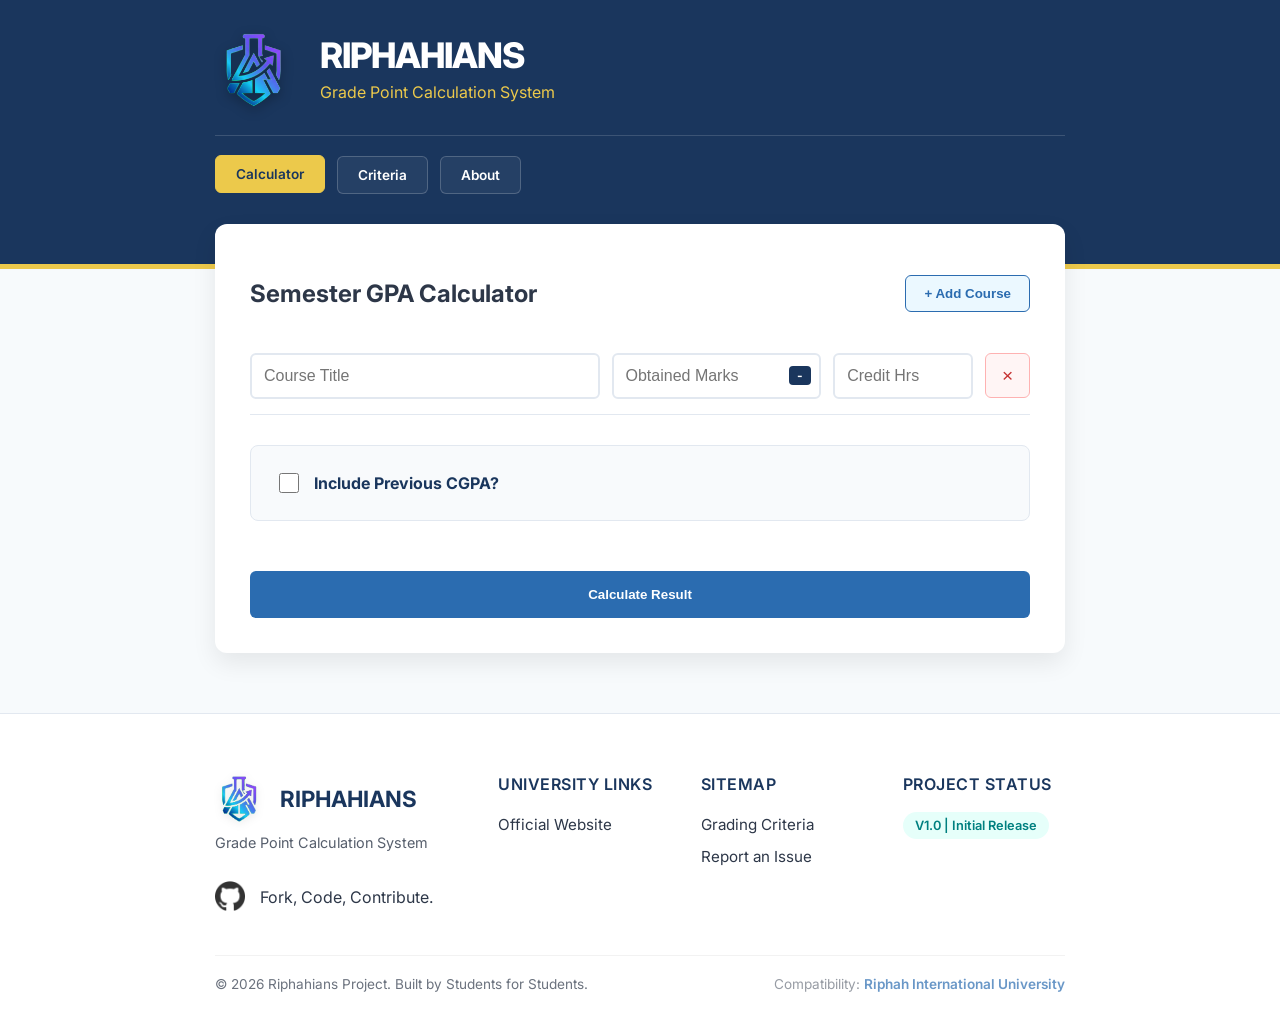
<file: index.html>
<!DOCTYPE html>
<html lang="en">
<head>
    <meta charset="UTF-8">
    <meta name="description" content="The official Riphahians GPA Portal. Calculate your SGPA and CGPA with our smart sliding-scale engine.">
    <meta name="keywords" content="Riphah, GPA Calculator, SGPA, CGPA, Riphah International University, Shabang, GPA Portal">
    <meta name="viewport" content="width=device-width, initial-scale=1.0">
    <title>Riphahians GPA Portal | Smart Calculation Engine</title>
    <link rel="shortcut icon" href="assets/img/logo/riphahians.ico" type="image/x-icon">
    <link rel="stylesheet" href="global.css">
    <link rel="stylesheet" href="css/style.css">
    <link href="https://fonts.googleapis.com/css2?family=Inter:wght@400;600;700&display=swap" rel="stylesheet">
</head>
<body>

<header>
    <div class="container header-flex">
        <div class="logo-wrap">
            <img src="assets/img/logo/riphahians.png" alt="University Logo" class="header-logo">
            <div class="header-text">
                <h1>Riphahians</h1>
                <p>Grade Point Calculation System</p>
            </div>
        </div>

        <nav class="nav-container">
            <a href="index.html" class="nav-btn active">Calculator</a>
            <a href="html/criteria.html" class="nav-btn">Criteria</a>
            <a href="html/about.html" class="nav-btn">About</a>
        </nav>
    </div>
</header>

    <main class="container">
        <section class="calculator-card">
            <div class="card-header">
                <h2>Semester GPA Calculator</h2>
                <button type="button" id="add-course" class="btn-secondary">+ Add Course</button>
            </div>
            
            <form id="gpa-form">
                <div id="course-list">
                    <div class="course-row">
                        <input type="text" placeholder="Course Title" class="input-name">
                        <div class="input-wrapper">
                            <input type="number" placeholder="Obtained Marks" class="input-marks" min="0" max="100" required>
                            <span class="live-grade">-</span>
                        </div>
                        <input type="number" placeholder="Credit Hrs" class="input-credits" min="1" max="6" required>
                        <button type="button" class="remove-btn" aria-label="Remove Course">&times;</button>
                    </div>
                </div>

                <div class="cgpa-section">
                    <label class="checkbox-container">
                        <input type="checkbox" id="include-cgpa"> 
                        <span>Include Previous CGPA?</span>
                    </label>
                    <div id="cgpa-inputs" class="hidden">
                        <input type="number" id="prev-cgpa" placeholder="Previous CGPA" step="0.01" min="0" max="4">
                        <input type="number" id="total-credits" placeholder="Total Credit Hrs Earned" min="0">
                    </div>
                </div>

                <button type="submit" class="btn-primary">Calculate Result</button>
            </form>
        </section>
    </main>

    <div id="result-modal" class="modal">
        <div class="modal-content">
            <h3>Calculation Summary</h3>
            <hr class="divider">
            <div class="result-grid">
                <div class="result-item">
                    <span>Semester GPA:</span>
                    <strong id="display-gpa">0.00</strong>
                </div>
                <div id="display-cgpa-container" class="result-item hidden">
                    <span>Cumulative GPA (CGPA):</span>
                    <strong id="display-cgpa">0.00</strong>
                </div>
            </div>
            <button id="close-modal" class="btn-primary">Dismiss</button>
        </div>
    </div>

    <script src="script.js"></script>

    <footer class="main-footer">
    <div class="container">
        <div class="footer-row">
            
            <div class="footer-brand">
                <div class="logo-wrap-footer">
                    <img src="assets/img/logo/riphahians.png" alt="Riphahians Logo" class="footer-logo">
                    <h4>Riphahians</h4>
                </div>
                <p class="footer-tagline">Grade Point Calculation System</p>
                <div class="developer-socials">
                    <!--<a href="#" aria-label="LinkedIn"></a>-->
                    <a href="https://github.com/maaviyah" target="_blank" class="social-link">
                    <img src="assets/img/social-btn/Github-logo.png" alt="GitHub" class="social-icon">
                </a>
                <p class="footer-paragraph">Fork, Code, Contribute.</p>
                </div>
            </div>

            <div class="footer-links">
                <h5>University Links</h5>
                <ul>
                    <li><a href="https://riphah.edu.pk" target="_blank">Official Website</a></li>
                    <!--<li><a href="#" target="_blank">Student Portal (RIU)</a></li>-->
                </ul>
            </div>

            <div class="footer-links">
                <h5>Sitemap</h5>
                <ul>
                    <li><a href="html/criteria.html">Grading Criteria</a></li>
                    <li><a href="html/about.html">Report an Issue</a></li>
                </ul>
            </div>

            <div class="footer-meta">
                <h5>Project Status</h5>
                <p>
                    <span class="status-badge">V1.0 | Initial Release</span>
                </p>
                <!--<p class="project-note">
                    Based on 2026 Academic Policy<br>
                    <a href="YOUR_GITHUB_REPO_URL" class="github-link">View Source Code</a>
                </p>-->
            </div>
        </div>

        <hr class="divider footer-divider">
        <div class="footer-bottom">
            <p>&copy; 2026 Riphahians Project. Built by Students for Students.</p>
            <p>
                <span style="opacity:0.7">Compatibility:</span> 
                <span class="compatibility-tag">Riphah International University</span>
            </p>
        </div>
    </div>
</footer>
</body>
</html>
</file>
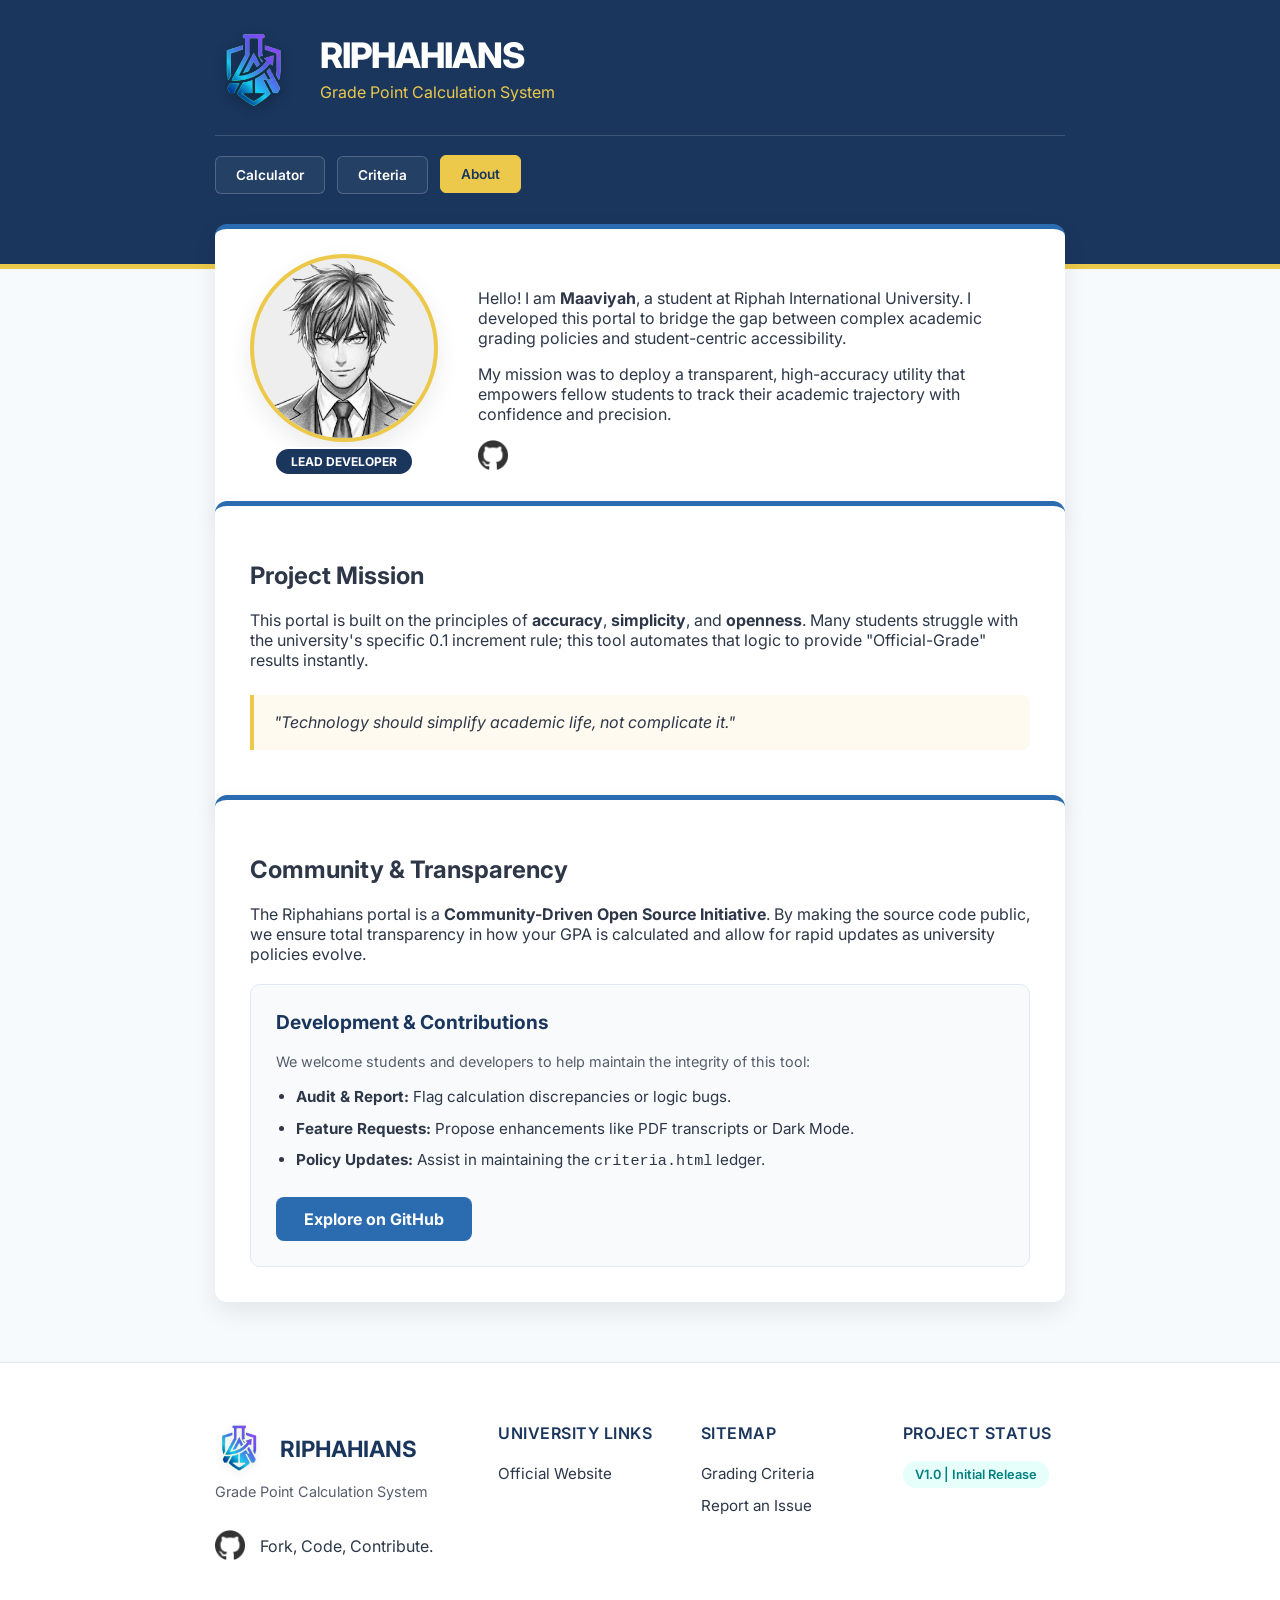
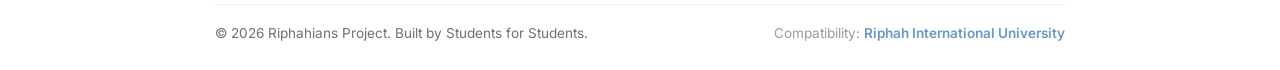
<file: html/about.html>
<!DOCTYPE html>
<html lang="en">
<head>
    <meta charset="UTF-8">
    <meta name="description" content="The official Riphahians GPA Portal. Calculate your SGPA and CGPA with our smart sliding-scale engine.">
    <meta name="keywords" content="Riphah, GPA Calculator, SGPA, CGPA, Riphah International University, Shabang, GPA Portal">
    <meta name="viewport" content="width=device-width, initial-scale=1.0">
    <title>About the Developer | The Riphahians Project</title>
    <link rel="shortcut icon" href="../assets/img/logo/riphahians.ico" type="image/x-icon">
    <link rel="stylesheet" href="../global.css">
    <link rel="stylesheet" href="../css/about.css">
    <link href="https://fonts.googleapis.com/css2?family=Inter:wght@400;600;700&display=swap" rel="stylesheet">
</head>
<body>

    <header>
    <div class="container header-flex">
        <div class="logo-wrap">
            <img src="../assets/img/logo/riphahians.png" alt="University Logo" class="header-logo">
            <div class="header-text">
                <h1>Riphahians</h1>
                <p>Grade Point Calculation System</p>
            </div>
        </div>

        <nav class="nav-container">
            <a href="../index.html" class="nav-btn">Calculator</a>
            <a href="criteria.html" class="nav-btn">Criteria</a>
            <a href="about.html" class="nav-btn active">About</a>
        </nav>
    </div>
</header>

    <main class="container">
        <section class="calculator-card profile-card">
    <div class="profile-layout">
        <div class="profile-image-wrapper">
            <div class="profile-dp">
                <img src="../assets/img/profile/lead-developer.png" alt="Developer Profile">
            </div>
            <span class="badge">Lead Developer</span>
        </div>

        <div class="profile-info">
            <!--<h2>The Developer</h2>-->
            <p>
                Hello! I am <strong>Maaviyah</strong>, a student at Riphah International University. I developed this portal to bridge the gap between complex academic grading policies and student-centric accessibility.
            </p>
            <p>
                My mission was to deploy a transparent, high-accuracy utility that empowers fellow students to track their academic trajectory with confidence and precision.
            </p>
            <!--<div class="social-links">
                <a href="YOUR_LINKEDIN_URL" class="btn-secondary">LinkedIn</a>
                <a href="YOUR_GITHUB_URL" class="btn-secondary">GitHub</a>
            </div>-->
            <div class="developer-socials">
                <a href="https://github.com/maaviyah" target="_blank" class="social-link">
                    <img src="../assets/img/social-btn/Github-logo.png" alt="GitHub" class="social-icon">
                </a>

                <!--<a href="https://linkedin.com/in/your-username" target="_blank" class="social-link">
                    <img src="assets/img/social-btns/Linkedin-logo.png" alt="LinkedIn" class="social-icon">-->
                </a>
            </div>
        </div>
    </div>
</section>

        <section class="calculator-card card-top">
            <h2>Project Mission</h2>
            <p>
                This portal is built on the principles of <strong>accuracy</strong>, <strong>simplicity</strong>, and <strong>openness</strong>. 
                Many students struggle with the university's specific 0.1 increment rule; this tool automates that 
                logic to provide "Official-Grade" results instantly.
            </p>
            <blockquote>
                "Technology should simplify academic life, not complicate it."
            </blockquote>
        </section>

        <section class="calculator-card card-top">
    <h2>Community & Transparency</h2>
    <p>
        The Riphahians portal is a <strong>Community-Driven Open Source Initiative</strong>. By making the source code public, we ensure total transparency in how your GPA is calculated and allow for rapid updates as university policies evolve.
    </p>

    <div class="contribution-box">
        <h3>Development & Contributions</h3>
        <p style="font-size: 0.9rem; margin-bottom: 15px; color: var(--text-dark); opacity: 0.8;">
            We welcome students and developers to help maintain the integrity of this tool:
        </p>
        <ul>
            <li><strong>Audit & Report:</strong> Flag calculation discrepancies or logic bugs.</li>
            <li><strong>Feature Requests:</strong> Propose enhancements like PDF transcripts or Dark Mode.</li>
            <li><strong>Policy Updates:</strong> Assist in maintaining the <code>criteria.html</code> ledger.</li>
        </ul>
        <a href="https://github.com/maaviyah/riphah-gpa-portal" class="btn-primary" style="display:inline-block; width:auto; padding: 12px 28px;">
            Explore on GitHub
        </a>
    </div>
</section>
    </main>

    <footer class="main-footer">
    <div class="container">
        <div class="footer-row">
            
            <div class="footer-brand">
                <div class="logo-wrap-footer">
                    <img src="../assets/img/logo/riphahians.png" alt="Riphahians Logo" class="footer-logo">
                    <h4>Riphahians</h4>
                </div>
                <p class="footer-tagline">Grade Point Calculation System</p>
                <div class="developer-socials">
                    <!--<a href="#" aria-label="LinkedIn"></a>-->
                    <a href="https://github.com/maaviyah" target="_blank" class="social-link">
                    <img src="../assets/img/social-btn/Github-logo.png" alt="GitHub" class="social-icon">
                </a>
                <p class="footer-paragraph">Fork, Code, Contribute.</p>
                </div>
            </div>

            <div class="footer-links">
                <h5>University Links</h5>
                <ul>
                    <li><a href="https://riphah.edu.pk" target="_blank">Official Website</a></li>
                    <!--<li><a href="#" target="_blank">Student Portal (RIU)</a></li>-->
                </ul>
            </div>

            <div class="footer-links">
                <h5>Sitemap</h5>
                <ul>
                    <li><a href="criteria.html">Grading Criteria</a></li>
                    <li><a href="about.html">Report an Issue</a></li>
                </ul>
            </div>

            <div class="footer-meta">
                <h5>Project Status</h5>
                <p>
                    <span class="status-badge">V1.0 | Initial Release</span>
                </p>
                <!--<p class="project-note">
                    Based on 2026 Academic Policy<br>
                    <a href="YOUR_GITHUB_REPO_URL" class="github-link">View Source Code</a>
                </p>-->
            </div>
        </div>

        <hr class="divider footer-divider">
        <div class="footer-bottom">
            <p>&copy; 2026 Riphahians Project. Built by Students for Students.</p>
            <p>
                <span style="opacity:0.7">Compatibility:</span> 
                <span class="compatibility-tag">Riphah International University</span>
            </p>
        </div>
    </div>
</footer>
</body>
</html>
</file>
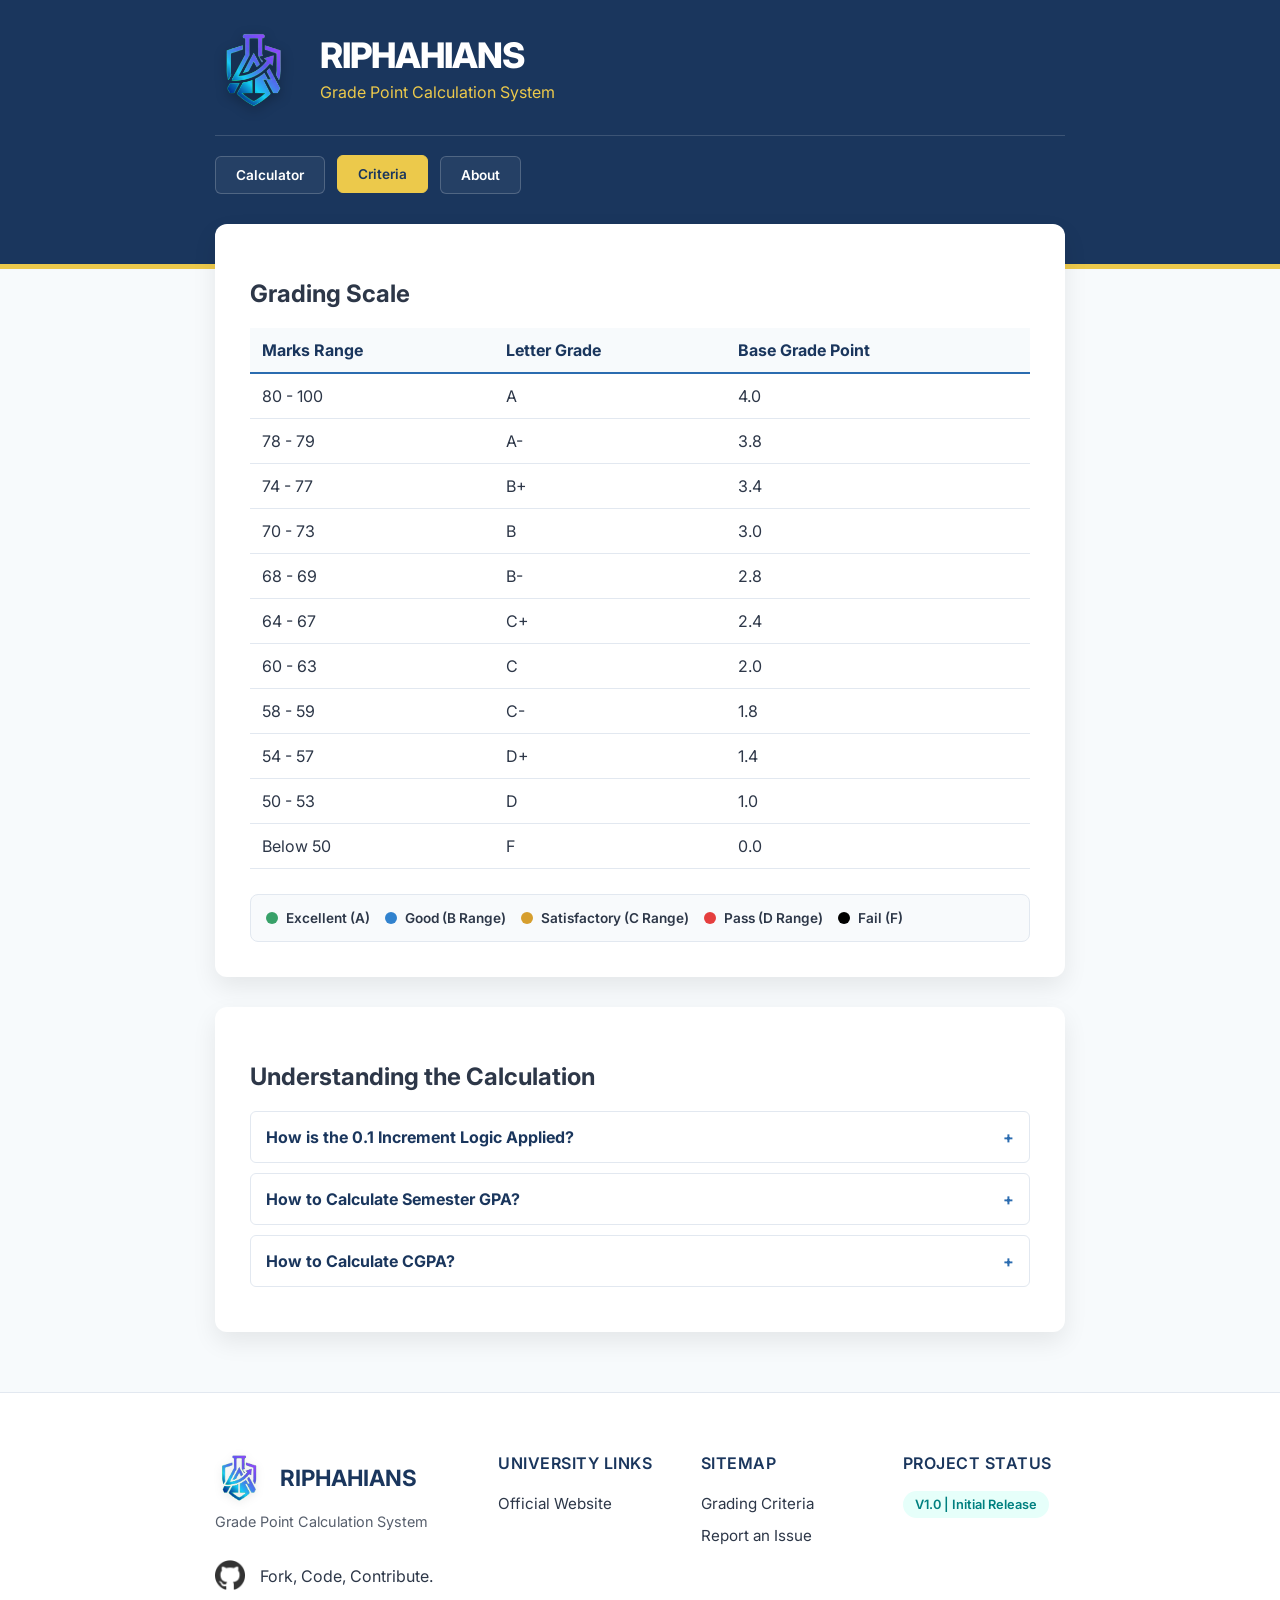
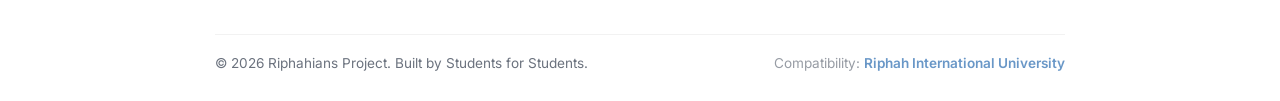
<file: html/criteria.html>
<!DOCTYPE html>
<html lang="en">
<head>
    <meta charset="UTF-8">
    <meta name="description" content="The official Riphahians GPA Portal. Calculate your SGPA and CGPA with our smart sliding-scale engine.">
    <meta name="keywords" content="Riphah, GPA Calculator, SGPA, CGPA, Riphah International University, Shabang, GPA Portal">
    <meta name="viewport" content="width=device-width, initial-scale=1.0">
    <title>How It's Calculated | Riphahians Portal</title>
    <link rel="shortcut icon" href="../assets/img/logo/riphahians.ico" type="image/x-icon">
    <link rel="stylesheet" href="../global.css">
    <link rel="stylesheet" href="../css/criteria.css">
    <link href="https://fonts.googleapis.com/css2?family=Inter:wght@400;600;700&display=swap" rel="stylesheet">
</head>
<body>

    <header>
    <div class="container header-flex">
        <div class="logo-wrap">
            <img src="../assets/img/logo/riphahians.png" alt="University Logo" class="header-logo">
            <div class="header-text">
                <h1>Riphahians</h1>
                <p>Grade Point Calculation System</p>
            </div>
        </div>

        <nav class="nav-container">
            <a href="../index.html" class="nav-btn">Calculator</a>
            <a href="criteria.html" class="nav-btn active">Criteria</a>
            <a href="about.html" class="nav-btn">About</a>
        </nav>
    </div>
</header>

    <main class="container">
        <section class="calculator-card">
            <h2>Grading Scale</h2>
            <div class="table-responsive">
                <table class="grading-table">
                    <thead>
                        <tr>
                            <th>Marks Range</th>
                            <th>Letter Grade</th>
                            <th>Base Grade Point</th>
                        </tr>
                    </thead>
                    <tbody>
                        <tr><td>80 - 100</td><td>A</td><td>4.0</td></tr>
                        <tr><td>78 - 79</td><td>A-</td><td>3.8</td></tr>
                        <tr><td>74 - 77</td><td>B+</td><td>3.4</td></tr>
                        <tr><td>70 - 73</td><td>B</td><td>3.0</td></tr>
                        <tr><td>68 - 69</td><td>B-</td><td>2.8</td></tr>
                        <tr><td>64 - 67</td><td>C+</td><td>2.4</td></tr>
                        <tr><td>60 - 63</td><td>C</td><td>2.0</td></tr>
                        <tr><td>58 - 59</td><td>C-</td><td>1.8</td></tr>
                        <tr><td>54 - 57</td><td>D+</td><td>1.4</td></tr>
                        <tr><td>50 - 53</td><td>D</td><td>1.0</td></tr>
                        <tr><td>Below 50</td><td>F</td><td>0.0</td></tr>
                    </tbody>
                </table>
            </div>

            <div class="legend-box">
                <div class="legend-item"><span class="dot a"></span> Excellent (A)</div>
                <div class="legend-item"><span class="dot b"></span> Good (B Range)</div>
                <div class="legend-item"><span class="dot c"></span> Satisfactory (C Range)</div>
                <div class="legend-item"><span class="dot d"></span> Pass (D Range)</div>
                <div class="legend-item"><span class="dot f"></span> Fail (F)</div>
            </div>
        </section>

        <section class="calculator-card" style="margin-top: 20px;">
            <h2>Understanding the Calculation</h2>
            
            <details class="guide-detail">
                <summary>How is the 0.1 Increment Logic Applied?</summary>
                <div class="guide-content">
                    <p>The University uses a <strong>Linear Scaling System</strong> within grade bands. This ensures that every single mark you earn above the minimum threshold is rewarded.</p>
                    <blockquote>
                        <strong>The Statement:</strong> "To be increased by 0.1 for every 1 score above the minimum for the letter grade band."
                    </blockquote>
                    <p><strong>Example:</strong> The "B" band starts at 70 marks with a 3.0 GP.</p>
                    <ul>
                        <li>If you get <strong>70</strong>, your GP is <strong>3.0</strong>.</li>
                        <li>If you get <strong>71</strong>, your GP is <strong>3.1</strong> (3.0 + 0.1).</li>
                        <li>If you get <strong>73</strong>, your GP is <strong>3.3</strong> (3.0 + 0.3).</li>
                    </ul>
                </div>
            </details>

            <details class="guide-detail">
    <summary>How to Calculate Semester GPA?</summary>
    <div class="guide-content">
        <p>
            The <strong>Semester Grade Point Average (GPA)</strong> represents your academic performance for a single term. It is calculated by taking the "Weight" of each course into account. 
        </p>
        
        <p>
            To find your GPA, you first determine the <strong>Quality Points</strong> for each course by multiplying the Grade Point (based on your marks) by the Credit Hours of that course. You then sum these points and divide by the total number of credits taken during the semester.
        </p>

        <div class="formula-box">
            <p style="text-align: center; font-weight: 700; color: var(--primary-blue); margin-bottom: 10px;">
                Semester GPA Formula:
            </p>
            <code style="display: block; background: #f1f5f9; padding: 15px; border-radius: 6px; text-align: center; border: 1px solid var(--border-color); font-size: 1.1rem;">
                GPA = Σ (Grade Points × Credit Hours) / Total Semester Credit Hours
            </code>
        </div>

        <div class="example-box" style="background: #f8fafc; padding: 15px; border-radius: 6px; border: 1px solid var(--border-color); font-size: 0.9rem;">
            <p><strong>Quick Calculation Example:</strong></p>
            <ul style="margin: 5px 0; padding-left: 20px;">
                <li>Course A (3 Credits): 4.0 GP → 12.0 Points</li>
                <li>Course B (2 Credits): 3.0 GP → 6.0 Points</li>
                <li><strong>Total:</strong> 18.0 Points / 5 Credits = <strong>3.60 GPA</strong></li>
            </ul>
        </div>
    </div>
</details>

            <details class="guide-detail">
    <summary>How to Calculate CGPA?</summary>
    <div class="guide-content">
        <p>
            The <strong>Cumulative Grade Point Average (CGPA)</strong> is the official measurement of your overall academic standing across all semesters. 
            A common misconception is that CGPA is calculated by averaging your semester GPAs (e.g., $(GPA1 + GPA2) / 2$). <strong>This is incorrect</strong> because different semesters may have different total credit loads.
        </p>
        
        <p>
            Instead, the university uses a <strong>Weighted Average</strong> method. This means a 4-credit course has a greater impact on your final CGPA than a 2-credit course. To find the CGPA, you must divide the sum of <em>all</em> quality points earned throughout your degree by the <em>total</em> number of credits attempted.
        </p>

        <div class="formula-box">
            <p style="text-align: center; font-weight: 700; color: var(--primary-blue); margin-bottom: 10px;">
                CGPA Formula:
            </p>
            <code style="display: block; background: #f1f5f9; padding: 15px; border-radius: 6px; text-align: center; border: 1px solid var(--border-color); font-size: 1.1rem;">
                CGPA = (Σ Quality Points Earned) / (Σ Total Credits Attempted)
            </code>
            <p style="font-size: 0.85rem; margin-top: 10px; color: #64748b;">
                *Where Quality Points = (Grade Point × Course Credits)
            </p>
        </div>

        <blockquote style="margin-top: 15px;">
            <strong>Pro Tip:</strong> In this calculator, when you "Include Previous CGPA," the system automatically reverse-calculates your previous total points and adds them to your current semester's performance for an accurate cumulative result.
        </blockquote>
    </div>
</details>
        </section>
    </main>

    <footer class="main-footer">
    <div class="container">
        <div class="footer-row">
            
            <div class="footer-brand">
                <div class="logo-wrap-footer">
                    <img src="../assets/img/logo/riphahians.png" alt="Riphahians Logo" class="footer-logo">
                    <h4>Riphahians</h4>
                </div>
                <p class="footer-tagline">Grade Point Calculation System</p>
                <div class="developer-socials">
                    <!--<a href="#" aria-label="LinkedIn"></a>-->
                    <a href="https://github.com/maaviyah" target="_blank" class="social-link">
                    <img src="../assets/img/social-btn/Github-logo.png" alt="GitHub" class="social-icon">
                </a>
                <p class="footer-paragraph">Fork, Code, Contribute.</p>
                </div>
            </div>

            <div class="footer-links">
                <h5>University Links</h5>
                <ul>
                    <li><a href="https://riphah.edu.pk" target="_blank">Official Website</a></li>
                    <!--<li><a href="#" target="_blank">Student Portal (RIU)</a></li>-->
                </ul>
            </div>

            <div class="footer-links">
                <h5>Sitemap</h5>
                <ul>
                    <li><a href="criteria.html">Grading Criteria</a></li>
                    <li><a href="about.html">Report an Issue</a></li>
                </ul>
            </div>

            <div class="footer-meta">
                <h5>Project Status</h5>
                <p>
                    <span class="status-badge">V1.0 | Initial Release</span>
                </p>
                <!--<p class="project-note">
                    Based on 2026 Academic Policy<br>
                    <a href="YOUR_GITHUB_REPO_URL" class="github-link">View Source Code</a>
                </p>-->
            </div>
        </div>

        <hr class="divider footer-divider">
        <div class="footer-bottom">
            <p>&copy; 2026 Riphahians Project. Built by Students for Students.</p>
            <p>
                <span style="opacity:0.7">Compatibility:</span> 
                <span class="compatibility-tag">Riphah International University</span>
            </p>
        </div>
    </div>
</footer>
</body>
</html>
</file>
<file: global.css>
/* --- Global Variables & Reset --- */
:root {
    --primary-blue: #1a365d;
    --gov-blue: #2b6cb0;
    --bg-gray: #f7fafc;
    --text-dark: #2d3748;
    --border-color: #e2e8f0;
    --gold-accent: #ecc94b;
    --danger-red: #c53030;
    --card-shadow: 0 10px 25px rgba(0,0,0,0.08);
}

body {
    font-family: 'Inter', sans-serif;
    background-color: var(--bg-gray);
    color: var(--text-dark);
    margin: 0;
    padding: 0;
}

.container {
    max-width: 850px;
    margin: 0 auto;
    padding: 0 20px;
}

.hidden { display: none !important; }

/* --- Refined Header Layout --- */
header {
    background: var(--primary-blue);
    color: white;
    padding: 30px 0 70px 0; /* Deep padding for the card overlap effect */
    border-bottom: 5px solid var(--gold-accent);
}

/* Vertical Stack: Row 1 (Branding) | Row 2 (Navigation) */
.header-flex {
    display: flex;
    flex-direction: column;
    align-items: flex-start; /* Left aligned by default */
    gap: 25px;
}

/* Logo & Identity Row */
.logo-wrap {
    display: flex;
    align-items: center;
    gap: 25px;
}

.header-logo {
    height: 80px; /* Strong brand presence */
    width: auto;
    filter: drop-shadow(0 4px 6px rgba(0,0,0,0.3));
}

.header-text h1 {
    margin: 0;
    font-size: 2.2rem;
    font-weight: 800;
    letter-spacing: -1px;
    line-height: 1;
    text-transform: uppercase;
}

.header-text p {
    margin: 8px 0 0;
    font-size: 1rem;
    font-weight: 400;
    color: var(--gold-accent); /* Highlights the system description */
    opacity: 1;
}

/* Navigation Row - Separated below identity */
.nav-container {
    display: flex;
    gap: 12px;
    border-top: 1px solid rgba(255, 255, 255, 0.15);
    padding-top: 20px;
    width: 100%;
}

.nav-btn {
    color: white;
    text-decoration: none;
    font-weight: 600;
    font-size: 0.85rem;
    padding: 10px 20px;
    border: 1px solid rgba(255,255,255,0.2);
    border-radius: 6px;
    transition: all 0.2s ease;
    background: rgba(255,255,255,0.05);
}

.nav-btn:hover, .nav-btn.active {
    background: var(--gold-accent);
    color: var(--primary-blue);
    border-color: var(--gold-accent);
    transform: translateY(-1px);
}

/* --- Global Button Components --- */
.btn-primary {
    background: var(--gov-blue);
    color: white;
    border: none;
    padding: 16px;
    border-radius: 8px;
    cursor: pointer;
    font-weight: 700;
    width: 100%;
    transition: all 0.2s ease;
    text-decoration: none;
    display: inline-block;
    text-align: center;
}

.btn-primary:hover {
    background: var(--primary-blue);
    box-shadow: 0 4px 12px rgba(0, 0, 0, 0.15);
}

.btn-secondary {
    background: #ebf8ff;
    border: 1px solid var(--gov-blue);
    color: var(--gov-blue);
    padding: 10px 20px;
    border-radius: 8px;
    font-weight: 600;
    text-decoration: none;
    display: inline-flex;
    align-items: center;
    justify-content: center;
    transition: all 0.2s ease;
}

.btn-secondary:hover {
    background: #bee3f8;
    color: var(--primary-blue);
}

/* Base Card Styling */
.calculator-card {
    background: white;
    padding: 35px;
    border-radius: 12px;
    box-shadow: var(--card-shadow);
    margin-top: -45px; /* Overlap into the blue header */
    margin-bottom: 30px;
}

.divider {
    border: 0;
    border-top: 1px solid var(--border-color);
    margin: 20px 0;
}

/* --- Comprehensive Main Footer --- */
.main-footer {
    background: #fff; /* White background to stand out from blue header */
    border-top: 1px solid var(--border-color);
    padding: 60px 0 30px 0;
    margin-top: 60px; /* Space above footer */
    color: var(--text-dark);
}

.footer-row {
    display: flex;
    justify-content: space-between;
    gap: 40px;
    margin-bottom: 40px;
}

/* 1. Footer Brand Section */
.footer-brand {
    flex: 1.5;
    display: flex;
    flex-direction: column;
}

.logo-wrap-footer {
    display: flex;
    align-items: center;
    gap: 15px;
    margin-bottom: 10px;
}

.footer-logo {
    height: 50px; /* Smaller than header logo */
    width: auto;
    filter: drop-shadow(0 2px 4px rgba(0,0,0,0.1));
}

.footer-brand h4 {
    margin: 0;
    font-size: 1.4rem;
    color: var(--primary-blue);
    font-weight: 700;
    text-transform: uppercase;
}

.footer-tagline {
    font-size: 0.9rem;
    color: var(--text-dark);
    opacity: 0.8;
    margin: 0 0 15px 0;
}

.footer-paragraph {
    line-height: 0.1;
    color: var(--text-dark);
}

/* Placeholder Social Icons (Style them as needed) */
.footer-socials {
    display: flex;
    gap: 10px;
}

/* 2. Footer Link Section */
.footer-links {
    flex: 1;
}

.main-footer h5 {
    margin: 0 0 20px 0;
    font-size: 1rem;
    color: var(--primary-blue);
    font-weight: 600;
    text-transform: uppercase;
    letter-spacing: 0.5px;
}

.footer-links ul {
    list-style: none;
    padding: 0;
    margin: 0;
}

.footer-links li {
    margin-bottom: 12px;
}

.footer-links a {
    text-decoration: none;
    color: var(--text-dark);
    font-size: 0.95rem;
    transition: color 0.2s;
}

.footer-links a:hover {
    color: var(--gov-blue);
    text-decoration: underline;
}

/* 3. Footer Meta/Status Section */
.footer-meta {
    flex: 1;
}

.status-badge {
    background: #e6fffa;
    color: #008080;
    padding: 6px 12px;
    border-radius: 20px;
    font-size: 0.8rem;
    font-weight: 600;
}

.project-note {
    font-size: 0.9rem;
    line-height: 1.6;
    margin: 15px 0 0 0;
}

.github-link {
    color: var(--gov-blue);
    font-weight: 600;
    text-decoration: none;
}

.github-link:hover {
    text-decoration: underline;
}

/* Footer Bottom Row */
.footer-divider {
    border-color: rgba(0,0,0,0.05);
    margin: 20px 0;
}

.footer-bottom {
    display: flex;
    justify-content: space-between;
    align-items: center;
    font-size: 0.85rem;
    opacity: 0.7;
}

.footer-bottom p {
    margin: 0;
}

.compatibility-tag {
    color: var(--gov-blue);
    font-weight: 600;
}

.developer-socials {
    display: flex;
    gap: 15px;
    margin-top: 15px;
}

.social-icon {
    width: 30px; /* Adjust size as needed */
    height: 30px;
    /*filter: invert(1);  If your icons are black, this makes them white for dark mode */
    transition: transform 0.3s ease, filter 0.3s ease;
    opacity: 0.8;
}

.social-icon:hover {
    transform: scale(1.1); /* Subtle zoom on hover */
    opacity: 1;
    /* Optional: Add a glow color for each */
}

/* --- Mobile Responsive --- */
@media (max-width: 650px) {
    header { padding: 30px 0 60px 0; }
    
    .header-flex {
        align-items: center; /* Center everything for mobile users */
    }

    .logo-wrap {
        flex-direction: column;
        text-align: center;
        gap: 15px;
    }

    .header-text h1 { font-size: 1.8rem; }
    
    .nav-container {
        justify-content: center;
        flex-wrap: wrap;
        padding-top: 15px;
    }

    .nav-btn {
        flex: 1;
        min-width: 100px;
        text-align: center;
        padding: 8px;
        font-size: 0.8rem;
    }

    .footer-row {
        flex-direction: column;
        text-align: center;
        gap: 30px;
    }

    .logo-wrap-footer {
        justify-content: center;
    }

    .footer-bottom {
        flex-direction: column;
        gap: 10px;
    }
}
</file>
<file: css/style.css>
/* Calculator Grid & Rows */
.card-header { 
    display: flex; 
    justify-content: space-between; 
    align-items: center; 
    margin-bottom: 25px; 
}

.course-row {
    display: grid;
    grid-template-columns: 2.5fr 1.5fr 1fr 45px;
    gap: 12px;
    margin-bottom: 15px;
    padding-bottom: 15px;
    border-bottom: 1px solid var(--border-color);
    align-items: center;
}

.input-wrapper {
    position: relative;
    display: flex;
    align-items: center; }

.live-grade {
    position: absolute; 
    right: 10px; 
    background: var(--primary-blue);
    color: white; 
    font-size: 0.75rem; 
    font-weight: 700; 
    padding: 2px 8px; 
    border-radius: 4px; 
    z-index: 2;
}

input {
    padding: 12px; 
    border: 2px solid var(--border-color); 
    border-radius: 6px;
    font-size: 16px; 
    width: 100%; 
    box-sizing: border-box; 
    background: #fff;
}

input:focus { 
    border-color: var(--gov-blue); 
    outline: none; 
    box-shadow: 0 0 0 3px rgba(43, 108, 176, 0.1); 
}

/* --- THE CORRECTED CGPA SECTION --- */
.cgpa-section { 
    background: #f8fafc; /* Lighter slate for better contrast on white card */
    padding: 24px; 
    border-radius: 8px; 
    margin: 30px 0; 
    border: 1px solid var(--border-color);
}

.checkbox-container { 
    display: flex; 
    align-items: center; 
    gap: 12px; 
    cursor: pointer; 
    font-weight: 700; 
    color: var(--primary-blue); 
    user-select: none;
}

/* Custom styling for the checkbox input itself */
.checkbox-container input[type="checkbox"] {
    width: 20px;
    height: 20px;
    cursor: pointer;
    accent-color: var(--gov-blue); /* Modern browser support for primary color */
}

#cgpa-inputs { 
    display: grid; 
    grid-template-columns: 1fr 1fr; 
    gap: 20px; 
    margin-top: 20px; 
    padding-top: 20px; 
    border-top: 1px dashed #cbd5e1; 
}

/* Buttons */
.btn-primary { 
    background: var(--gov-blue); 
    color: white; 
    border: none; 
    padding: 16px; 
    border-radius: 6px; 
    cursor: pointer; 
    font-weight: 700; 
    width: 100%; 
    margin-top: 20px; 
    transition: background 0.2s; 
}

.btn-primary:hover { background: var(--primary-blue); }

.btn-secondary { 
    background: #ebf8ff; 
    border: 1px solid var(--gov-blue); 
    color: var(--gov-blue); 
    padding: 10px 18px; 
    border-radius: 6px; 
    font-weight: 600; 
    cursor: pointer; 
}

.remove-btn { 
    background: #fff5f5; 
    color: var(--danger-red); 
    border: 1px solid #feb2b2; 
    border-radius: 6px; 
    height: 45px; 
    font-size: 1.2rem; 
    cursor: pointer; 
}

/* Modal Results */
.modal { 
    display: none; 
    position: fixed; 
    z-index: 1000; 
    top: 0; left: 0; width: 100%; height: 100%; 
    background: rgba(26, 54, 93, 0.85); 
    align-items: center; 
    justify-content: center; 
    backdrop-filter: blur(5px); 
}

.modal-content { 
    background: white; 
    padding: 40px; 
    border-radius: 12px; 
    width: 90%; 
    max-width: 450px; 
    text-align: center; 
    box-shadow: 0 25px 50px -12px rgba(0, 0, 0, 0.5); 
}

.result-item { 
    padding: 18px 0; 
    border-bottom: 1px solid #edf2f7; 
    display: flex; 
    justify-content: space-between; 
    align-items: center; 
    font-size: 1.1rem; 
}

.result-item strong { 
    font-size: 1.4rem; 
    color: var(--gov-blue); 
}

/* Responsive Fixes */
@media (max-width: 650px) {
    .course-row { grid-template-columns: 1fr 1fr; gap: 10px; }
    .input-name { grid-column: span 2; }
    .remove-btn { grid-column: span 2; height: 38px; }
    
    #cgpa-inputs { 
        grid-template-columns: 1fr; 
        gap: 15px;
    }
}
</file>
<file: css/about.css>
/* Profile Section */
.profile-card {
    border-top: 5px solid var(--gov-blue);
}

.profile-layout {
    display: flex;
    gap: 40px;
    align-items: center;
}

.profile-info h2 {
    margin-top: 0;
    color: var(--primary-blue);
}

/* Image Wrapper and DP Styling */
.profile-image-wrapper {
    flex-shrink: 0;
    text-align: center;
}

.profile-dp {
    width: 180px;
    height: 180px;
    border-radius: 50%;
    border: 4px solid var(--gold-accent);
    overflow: hidden;
    box-shadow: var(--card-shadow);
    background-color: #eee; /* Placeholder bg */
}

.profile-dp img {
    width: 100%;
    height: 100%;
    object-fit: cover; /* Ensures your photo isn't stretched */
}

.profile-image-wrapper {
    display: inline-block;
    margin-top: -15px;
    position: relative;
    padding: 5px 0px;
    border-radius: 20px;
}

.badge {
   display: inline-block;
    margin-top: 5px;
    position: relative;
    background: var(--primary-blue);
    color: white;
    padding: 5px 15px;
    border-radius: 20px;
    font-size: 0.75rem;
    font-weight: 700;
    text-transform: uppercase;
    border: 2px solid white; 
}

/* Card Top Border */

.card-top {
    border-top: 5px solid var(--gov-blue);
}

/* FIXED: Social Buttons Styling */
/*.social-links { 
    display: flex; 
    gap: 12px; 
    margin-top: 25px; 
}

.social-links .btn-secondary {
    text-decoration: none;
    display: inline-flex;
    align-items: center;
    justify-content: center;
    transition: all 0.2s ease;
    border: 1.5px solid var(--gov-blue);
}

.social-links .btn-secondary:hover {
    background: var(--gov-blue);
    color: white;
    transform: translateY(-2px);
    box-shadow: 0 4px 12px rgba(43, 108, 176, 0.2);
}*/

/* FIXED: Symmetric Blockquote */
blockquote {
    border-left: 4px solid var(--gold-accent);
    margin: 25px 0;
    padding: 15px 20px;
    background: #fffaf0; /* Warm highlight */
    font-style: italic;
    color: var(--text-dark);
    line-height: 1.6;
    border-radius: 0 8px 8px 0;
    position: relative;
}

/* Contribution Section */
.contribution-box { 
    background: #f8fafc; 
    padding: 25px; 
    border-radius: 10px; 
    border: 1px solid var(--border-color); 
    margin-top: 20px; 
}

.contribution-box h3 {
    margin-top: 0;
    color: var(--primary-blue);
    font-size: 1.2rem;
}

.contribution-box ul {
    margin-bottom: 25px;
    padding-left: 20px;
}

.contribution-box li {
    margin-bottom: 10px;
    font-size: 0.95rem;
    line-height: 1.4; }

/* GitHub Button in Contribution Box */
.contribution-box .btn-primary {
    display: inline-block;
    width: auto;
    text-decoration: none;
    padding: 12px 30px;
}

/* Mobile Optimization */
@media (max-width: 650px) {
    .profile-layout { 
        flex-direction: column; 
        text-align: center; 
    }
    
    .social-links { 
        justify-content: center; 
        flex-wrap: wrap;
    }

    blockquote {
        margin: 20px 10px;
        font-size: 0.9rem;
    }

    .profile-dp {
        width: 150px;
        height: 150px;
    }
}
</file>
<file: css/criteria.css>
/* Grading Table */
.table-responsive { 
    overflow-x: auto; 
    margin-top: 20px; 
}

.grading-table { 
    width: 100%; 
    border-collapse: collapse; 
    text-align: left; 
}

.grading-table th { 
    background: var(--bg-gray); 
    color: var(--primary-blue); 
    padding: 12px; 
    border-bottom: 2px solid var(--gov-blue); 
}

.grading-table td { 
    padding: 12px; 
    border-bottom: 1px solid var(--border-color); 
}

/* FIXED: Hover effect over rows */
.grading-table tbody tr {
    transition: background-color 0.2s ease;
}

.grading-table tbody tr:hover {
    background-color: #f1f5f9; /* Subtle slate blue hover */
    cursor: default;
}

/* Legend */
.legend-box { 
    display: flex; 
    flex-wrap: wrap; 
    gap: 15px; 
    margin-top: 25px; 
    padding: 15px; 
    background: #f8fafc; 
    border-radius: 8px; 
    border: 1px solid var(--border-color); 
}

.legend-item { 
    display: flex; 
    align-items: center; 
    gap: 8px; 
    font-size: 0.85rem; 
    font-weight: 600; 
}

.dot { width: 12px; height: 12px; border-radius: 50%; }
.dot.a { background: #38a169; }
.dot.b { background: #3182ce; }
.dot.c { background: #d69e2e; }
.dot.d { background: #e53e3e; }
.dot.f { background: #000; }

/* Details/Accordion */
.guide-detail { 
    border: 1px solid var(--border-color); 
    border-radius: 6px; 
    margin-bottom: 10px; 
    background: white; 
}

.guide-detail summary { 
    padding: 15px; 
    font-weight: 700; 
    cursor: pointer; 
    color: var(--primary-blue); 
    list-style: none; 
    display: flex; 
    justify-content: space-between; 
}

.guide-detail summary::after { content: '+'; color: var(--gov-blue); }
.guide-detail[open] summary::after { content: '−'; }

.guide-content { 
    padding: 0 15px 15px 15px; 
    border-top: 1px solid var(--border-color); 
    font-size: 0.95rem; 
}

blockquote { 
    border-left: 4px solid var(--gold-accent); 
    margin: 15px 0; 
    padding: 10px 15px; 
    background: #fffaf0; 
    font-style: italic; 
}
</file>
